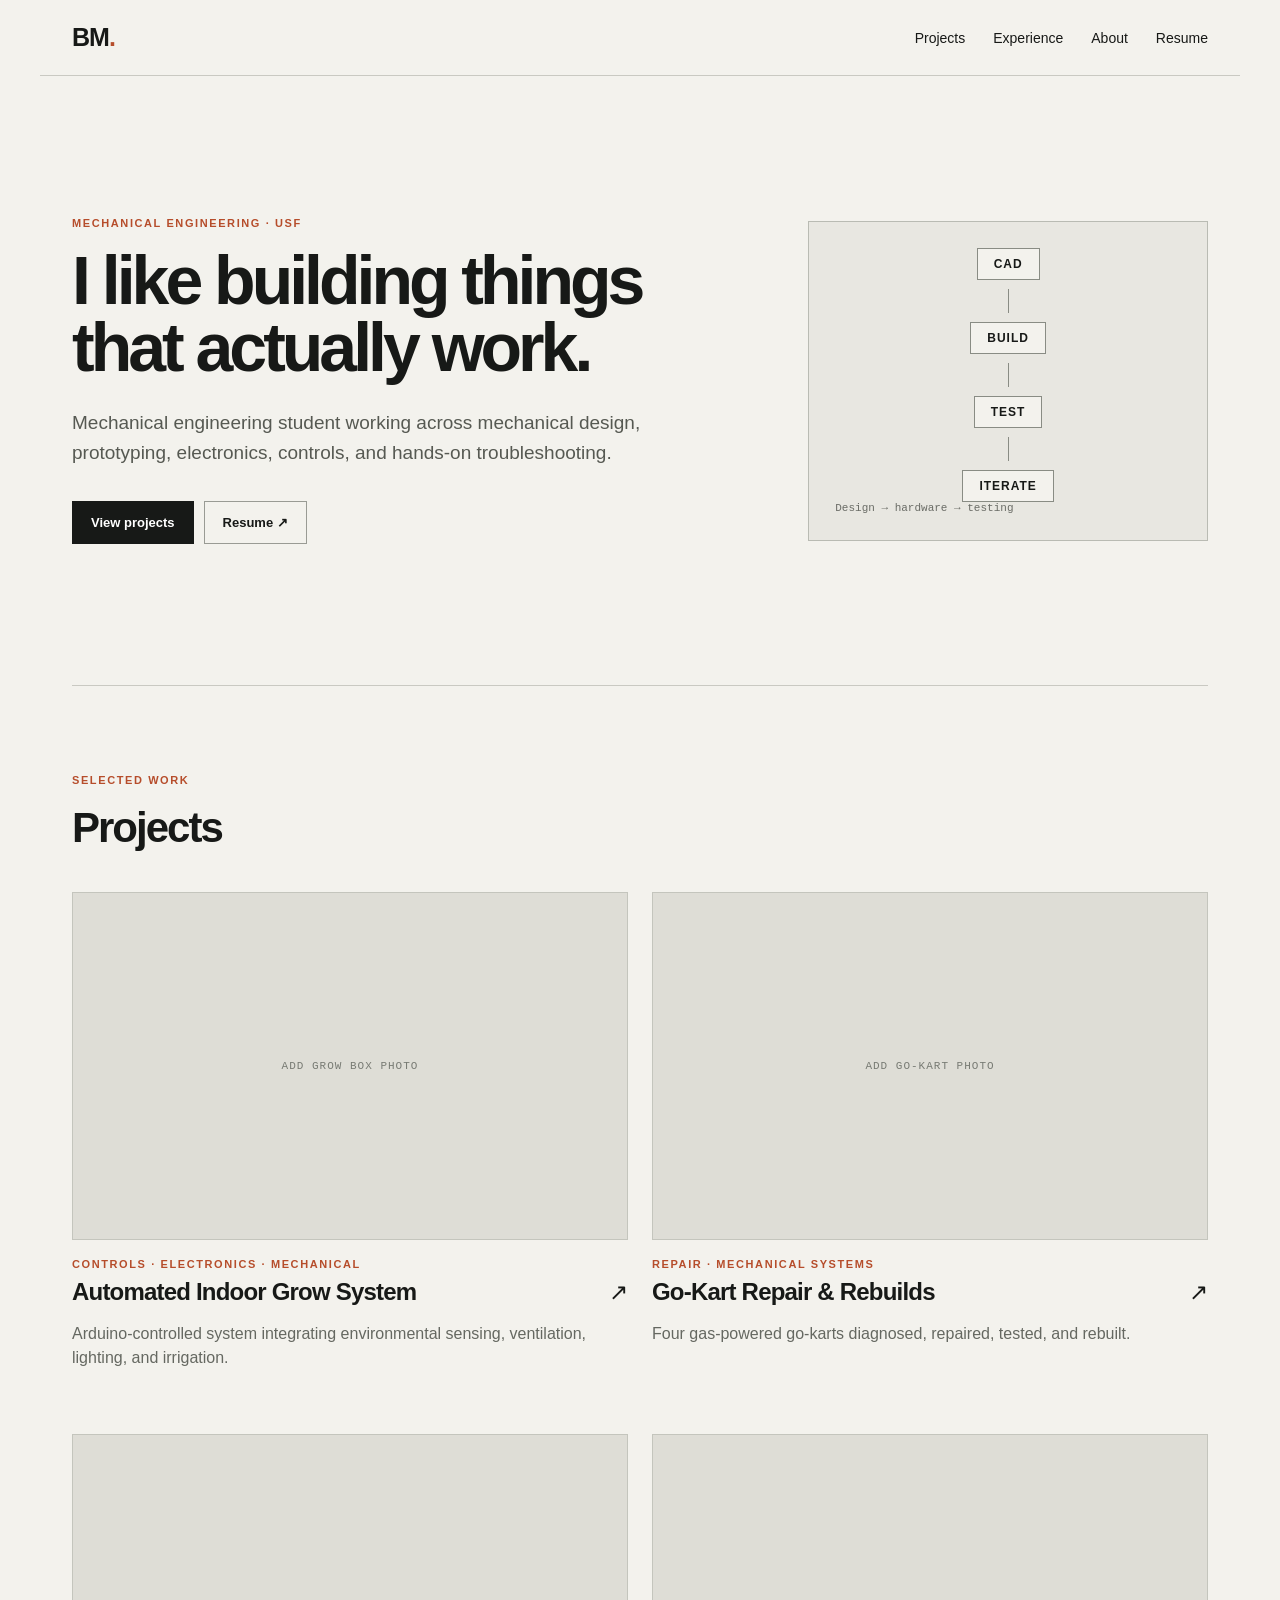
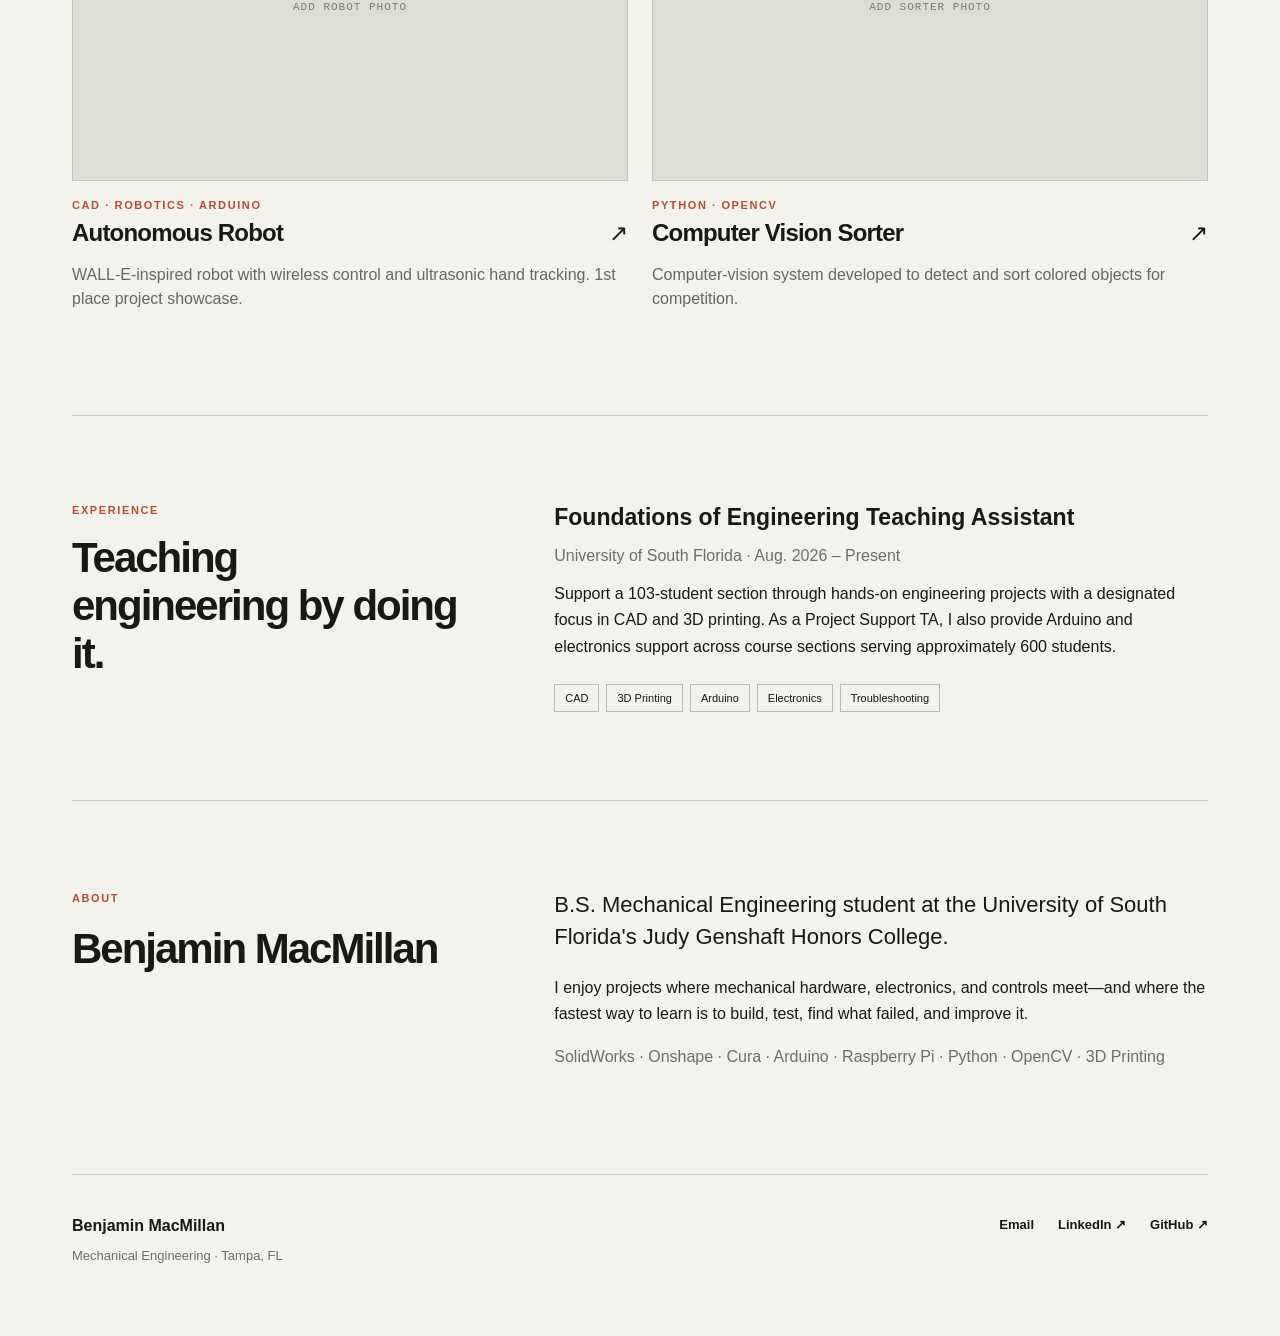
<file: index.html>
<!doctype html>
<html lang="en">
<head>
  <meta charset="utf-8">
  <meta name="viewport" content="width=device-width, initial-scale=1">
  <title>Benjamin MacMillan | Mechanical Engineering</title>
  <meta name="description" content="Mechanical engineering portfolio of Benjamin MacMillan.">
  <link rel="stylesheet" href="assets/style.css">
</head>
<body>
<header class="nav">
  <a class="brand" href="index.html">BM<span>.</span></a>
  <nav>
    <a href="#projects">Projects</a>
    <a href="#experience">Experience</a>
    <a href="#about">About</a>
    <a href="resume.pdf">Resume</a>
  </nav>
</header>

<main>
<section class="hero">
  <div>
    <p class="eyebrow">MECHANICAL ENGINEERING · USF</p>
    <h1>I like building things<br>that actually work.</h1>
    <p class="lede">Mechanical engineering student working across mechanical design, prototyping, electronics, controls, and hands-on troubleshooting.</p>
    <div class="actions">
      <a class="button primary" href="#projects">View projects</a>
      <a class="button" href="resume.pdf">Resume ↗</a>
    </div>
  </div>
  <div class="hero-card">
    <div class="diagram">
      <span>CAD</span><i></i><span>BUILD</span><i></i><span>TEST</span><i></i><span>ITERATE</span>
    </div>
    <p>Design → hardware → testing</p>
  </div>
</section>

<section id="projects" class="section">
  <div class="section-head"><p class="eyebrow">SELECTED WORK</p><h2>Projects</h2></div>
  <div class="project-grid">
    <a class="project featured" href="projects/grow-box.html">
      <div class="placeholder"><span>ADD GROW BOX PHOTO</span></div>
      <div class="project-copy"><div><p class="tag">CONTROLS · ELECTRONICS · MECHANICAL</p><h3>Automated Indoor Grow System</h3></div><span class="arrow">↗</span></div>
      <p>Arduino-controlled system integrating environmental sensing, ventilation, lighting, and irrigation.</p>
    </a>
    <a class="project" href="projects/go-karts.html">
      <div class="placeholder"><span>ADD GO-KART PHOTO</span></div>
      <div class="project-copy"><div><p class="tag">REPAIR · MECHANICAL SYSTEMS</p><h3>Go-Kart Repair & Rebuilds</h3></div><span class="arrow">↗</span></div>
      <p>Four gas-powered go-karts diagnosed, repaired, tested, and rebuilt.</p>
    </a>
    <a class="project" href="projects/robot.html">
      <div class="placeholder"><span>ADD ROBOT PHOTO</span></div>
      <div class="project-copy"><div><p class="tag">CAD · ROBOTICS · ARDUINO</p><h3>Autonomous Robot</h3></div><span class="arrow">↗</span></div>
      <p>WALL-E-inspired robot with wireless control and ultrasonic hand tracking. 1st place project showcase.</p>
    </a>
    <a class="project" href="projects/sorter.html">
      <div class="placeholder"><span>ADD SORTER PHOTO</span></div>
      <div class="project-copy"><div><p class="tag">PYTHON · OPENCV</p><h3>Computer Vision Sorter</h3></div><span class="arrow">↗</span></div>
      <p>Computer-vision system developed to detect and sort colored objects for competition.</p>
    </a>
  </div>
</section>

<section id="experience" class="section split">
  <div><p class="eyebrow">EXPERIENCE</p><h2>Teaching engineering by doing it.</h2></div>
  <div class="experience">
    <h3>Foundations of Engineering Teaching Assistant</h3>
    <p class="muted">University of South Florida · Aug. 2026 – Present</p>
    <p>Support a 103-student section through hands-on engineering projects with a designated focus in CAD and 3D printing. As a Project Support TA, I also provide Arduino and electronics support across course sections serving approximately 600 students.</p>
    <div class="chips"><span>CAD</span><span>3D Printing</span><span>Arduino</span><span>Electronics</span><span>Troubleshooting</span></div>
  </div>
</section>

<section id="about" class="section split about">
  <div><p class="eyebrow">ABOUT</p><h2>Benjamin MacMillan</h2></div>
  <div>
    <p class="big">B.S. Mechanical Engineering student at the University of South Florida's Judy Genshaft Honors College.</p>
    <p>I enjoy projects where mechanical hardware, electronics, and controls meet—and where the fastest way to learn is to build, test, find what failed, and improve it.</p>
    <p class="muted">SolidWorks · Onshape · Cura · Arduino · Raspberry Pi · Python · OpenCV · 3D Printing</p>
  </div>
</section>
</main>

<footer>
  <div><strong>Benjamin MacMillan</strong><p>Mechanical Engineering · Tampa, FL</p></div>
  <div class="footer-links"><a href="mailto:bmacmill06@gmail.com">Email</a><a href="https://www.linkedin.com/in/ben--macmillan">LinkedIn ↗</a><a href="https://github.com/benmacmillan-eng">GitHub ↗</a></div>
</footer>
</body>
</html>
</file>
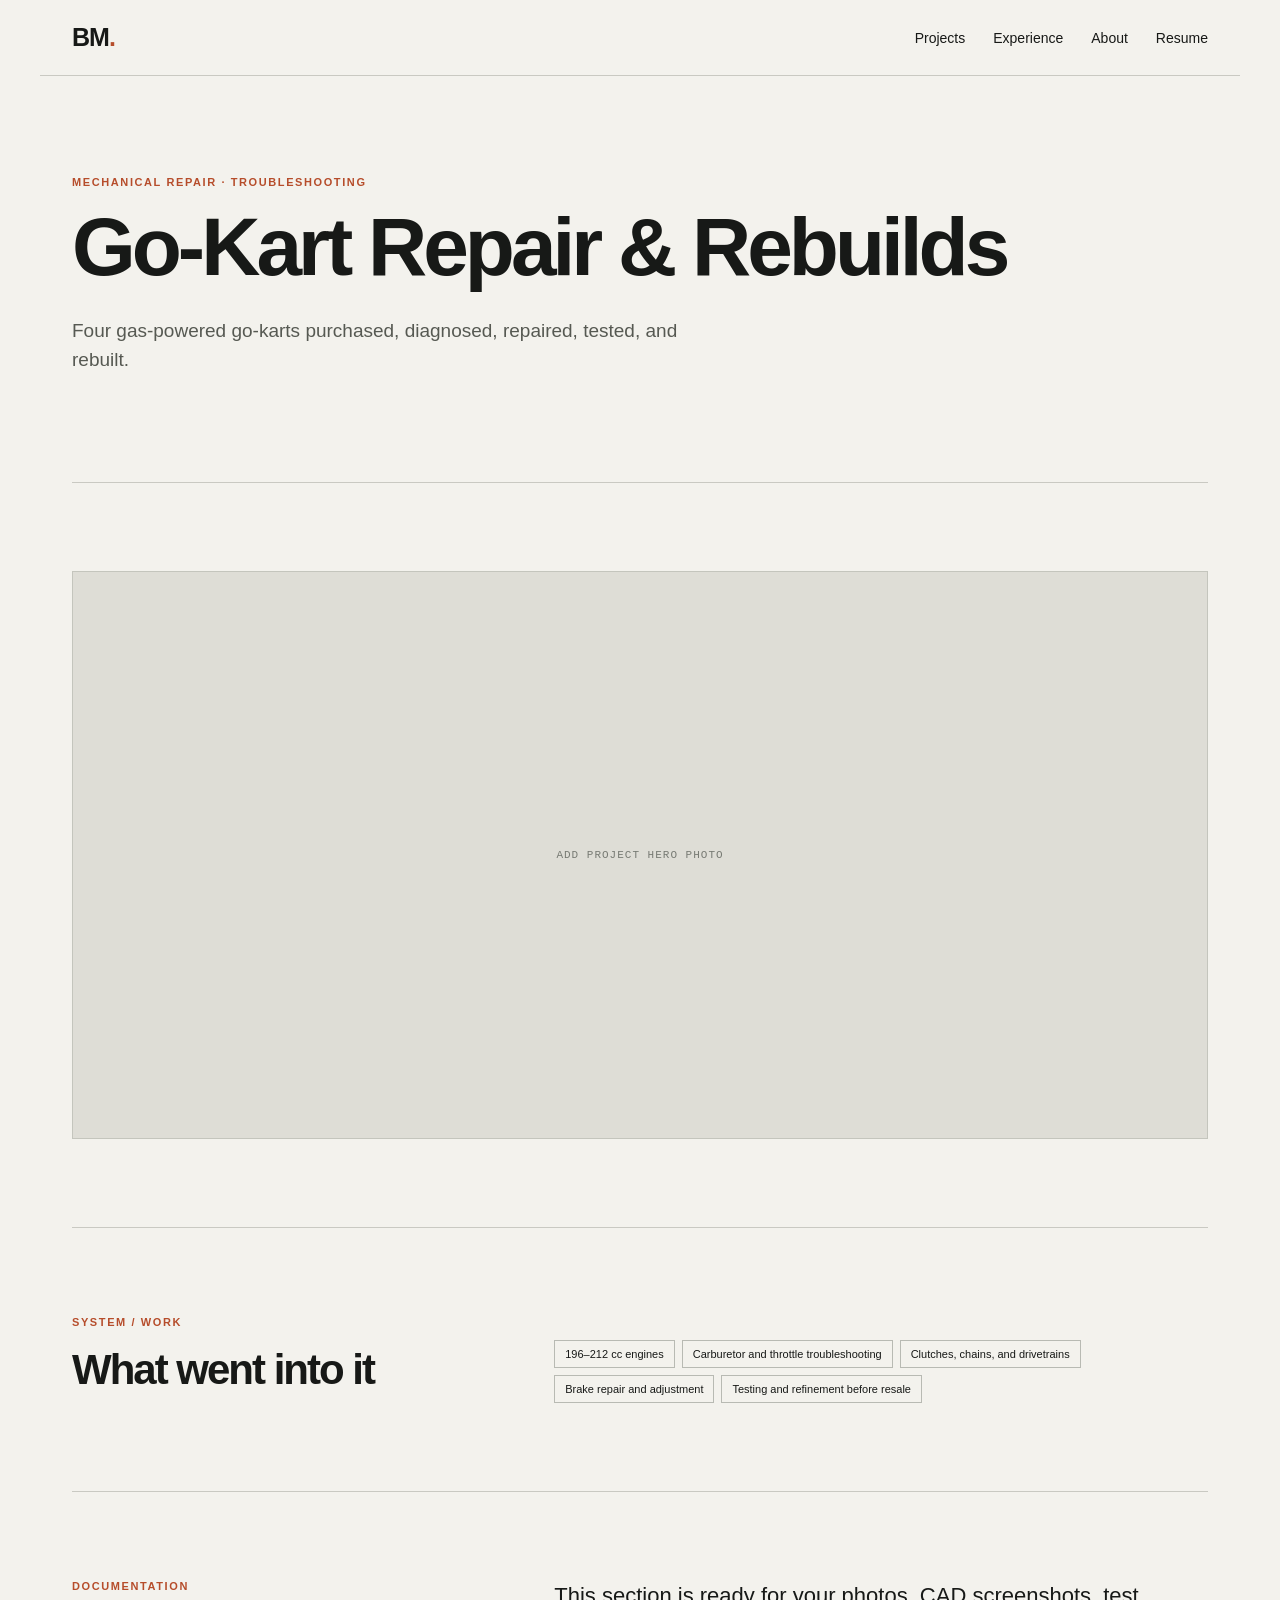
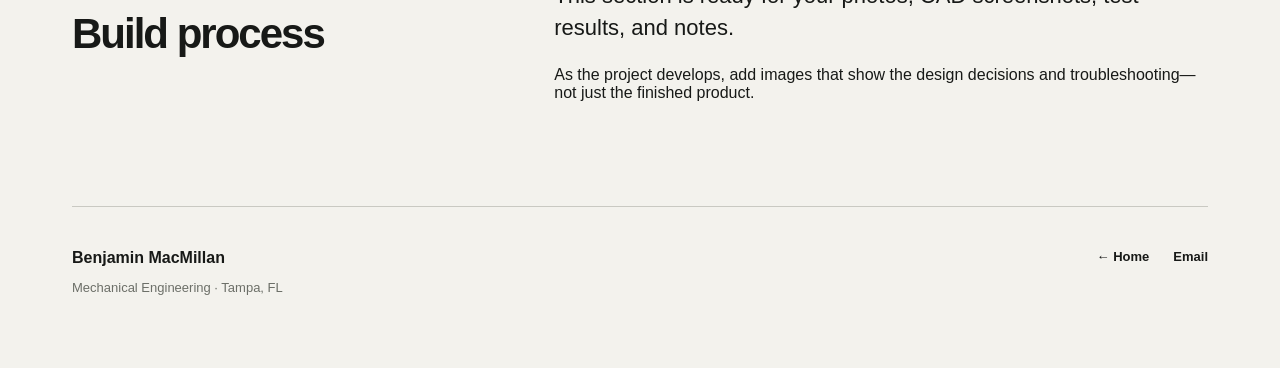
<file: projects/go-karts.html>
<!doctype html><html lang="en"><head><meta charset="utf-8"><meta name="viewport" content="width=device-width,initial-scale=1"><title>Go-Kart Repair & Rebuilds | Benjamin MacMillan</title><link rel="stylesheet" href="../assets/style.css"></head><body>
<header class="nav"><a class="brand" href="../index.html">BM<span>.</span></a><nav><a href="../index.html#projects">Projects</a><a href="../index.html#experience">Experience</a><a href="../index.html#about">About</a><a href="../resume.pdf">Resume</a></nav></header>
<main><section class="section" style="padding-top:100px"><p class="eyebrow">MECHANICAL REPAIR · TROUBLESHOOTING</p><h1 style="font-size:clamp(45px,7vw,82px);letter-spacing:-4px;line-height:1;margin:0 0 28px">Go-Kart Repair & Rebuilds</h1><p class="lede">Four gas-powered go-karts purchased, diagnosed, repaired, tested, and rebuilt.</p></section>
<section class="section"><div class="placeholder" style="aspect-ratio:16/8"><span>ADD PROJECT HERO PHOTO</span></div></section>
<section class="section split"><div><p class="eyebrow">SYSTEM / WORK</p><h2>What went into it</h2></div><div><div class="chips"><span>196–212 cc engines</span><span>Carburetor and throttle troubleshooting</span><span>Clutches, chains, and drivetrains</span><span>Brake repair and adjustment</span><span>Testing and refinement before resale</span></div></div></section>
<section class="section split"><div><p class="eyebrow">DOCUMENTATION</p><h2>Build process</h2></div><div><p class="big">This section is ready for your photos, CAD screenshots, test results, and notes.</p><p>As the project develops, add images that show the design decisions and troubleshooting—not just the finished product.</p></div></section>
</main><footer><div><strong>Benjamin MacMillan</strong><p>Mechanical Engineering · Tampa, FL</p></div><div class="footer-links"><a href="../index.html">← Home</a><a href="mailto:bmacmill06@gmail.com">Email</a></div></footer></body></html>
</file>
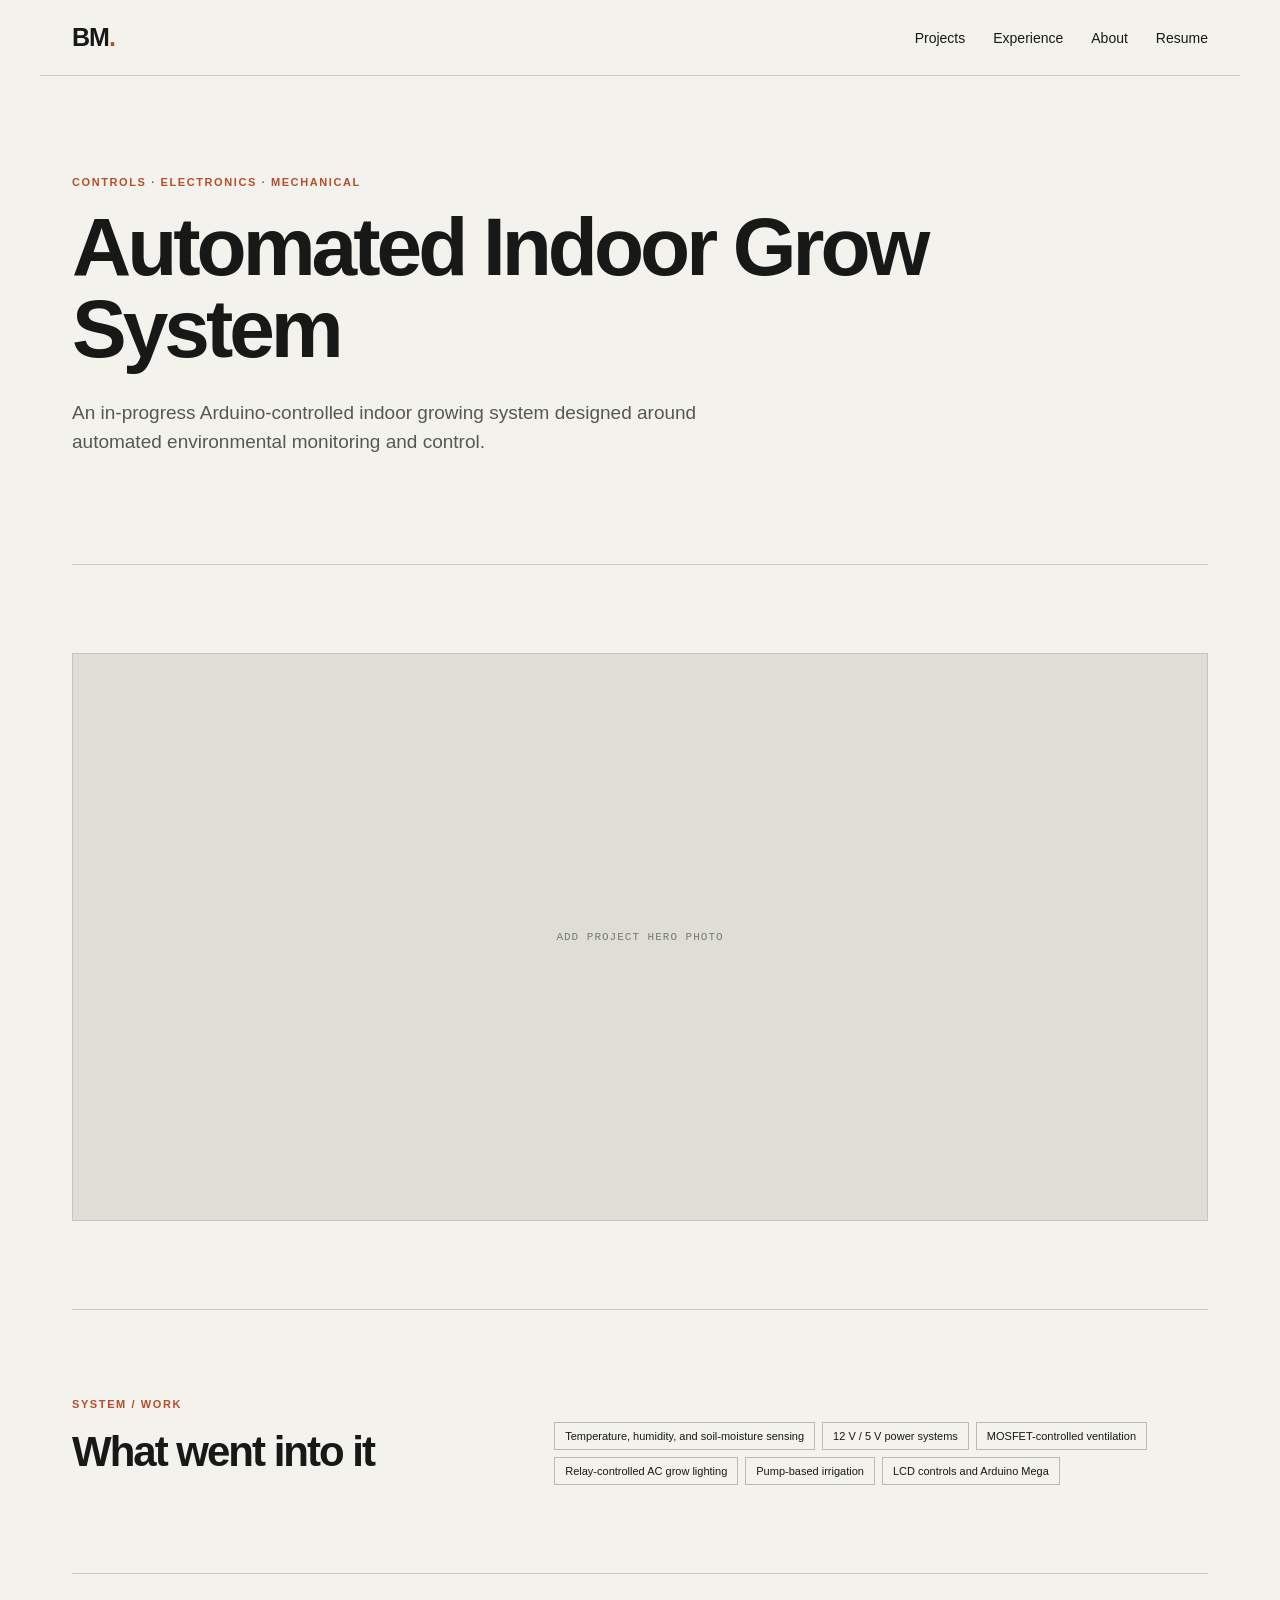
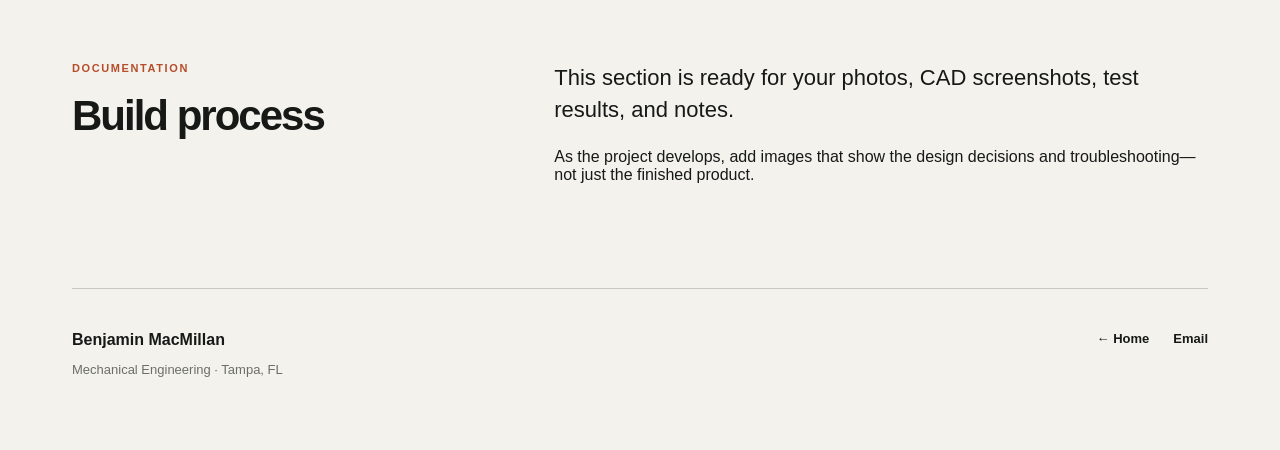
<file: projects/grow-box.html>
<!doctype html><html lang="en"><head><meta charset="utf-8"><meta name="viewport" content="width=device-width,initial-scale=1"><title>Automated Indoor Grow System | Benjamin MacMillan</title><link rel="stylesheet" href="../assets/style.css"></head><body>
<header class="nav"><a class="brand" href="../index.html">BM<span>.</span></a><nav><a href="../index.html#projects">Projects</a><a href="../index.html#experience">Experience</a><a href="../index.html#about">About</a><a href="../resume.pdf">Resume</a></nav></header>
<main><section class="section" style="padding-top:100px"><p class="eyebrow">CONTROLS · ELECTRONICS · MECHANICAL</p><h1 style="font-size:clamp(45px,7vw,82px);letter-spacing:-4px;line-height:1;margin:0 0 28px">Automated Indoor Grow System</h1><p class="lede">An in-progress Arduino-controlled indoor growing system designed around automated environmental monitoring and control.</p></section>
<section class="section"><div class="placeholder" style="aspect-ratio:16/8"><span>ADD PROJECT HERO PHOTO</span></div></section>
<section class="section split"><div><p class="eyebrow">SYSTEM / WORK</p><h2>What went into it</h2></div><div><div class="chips"><span>Temperature, humidity, and soil-moisture sensing</span><span>12 V / 5 V power systems</span><span>MOSFET-controlled ventilation</span><span>Relay-controlled AC grow lighting</span><span>Pump-based irrigation</span><span>LCD controls and Arduino Mega</span></div></div></section>
<section class="section split"><div><p class="eyebrow">DOCUMENTATION</p><h2>Build process</h2></div><div><p class="big">This section is ready for your photos, CAD screenshots, test results, and notes.</p><p>As the project develops, add images that show the design decisions and troubleshooting—not just the finished product.</p></div></section>
</main><footer><div><strong>Benjamin MacMillan</strong><p>Mechanical Engineering · Tampa, FL</p></div><div class="footer-links"><a href="../index.html">← Home</a><a href="mailto:bmacmill06@gmail.com">Email</a></div></footer></body></html>
</file>
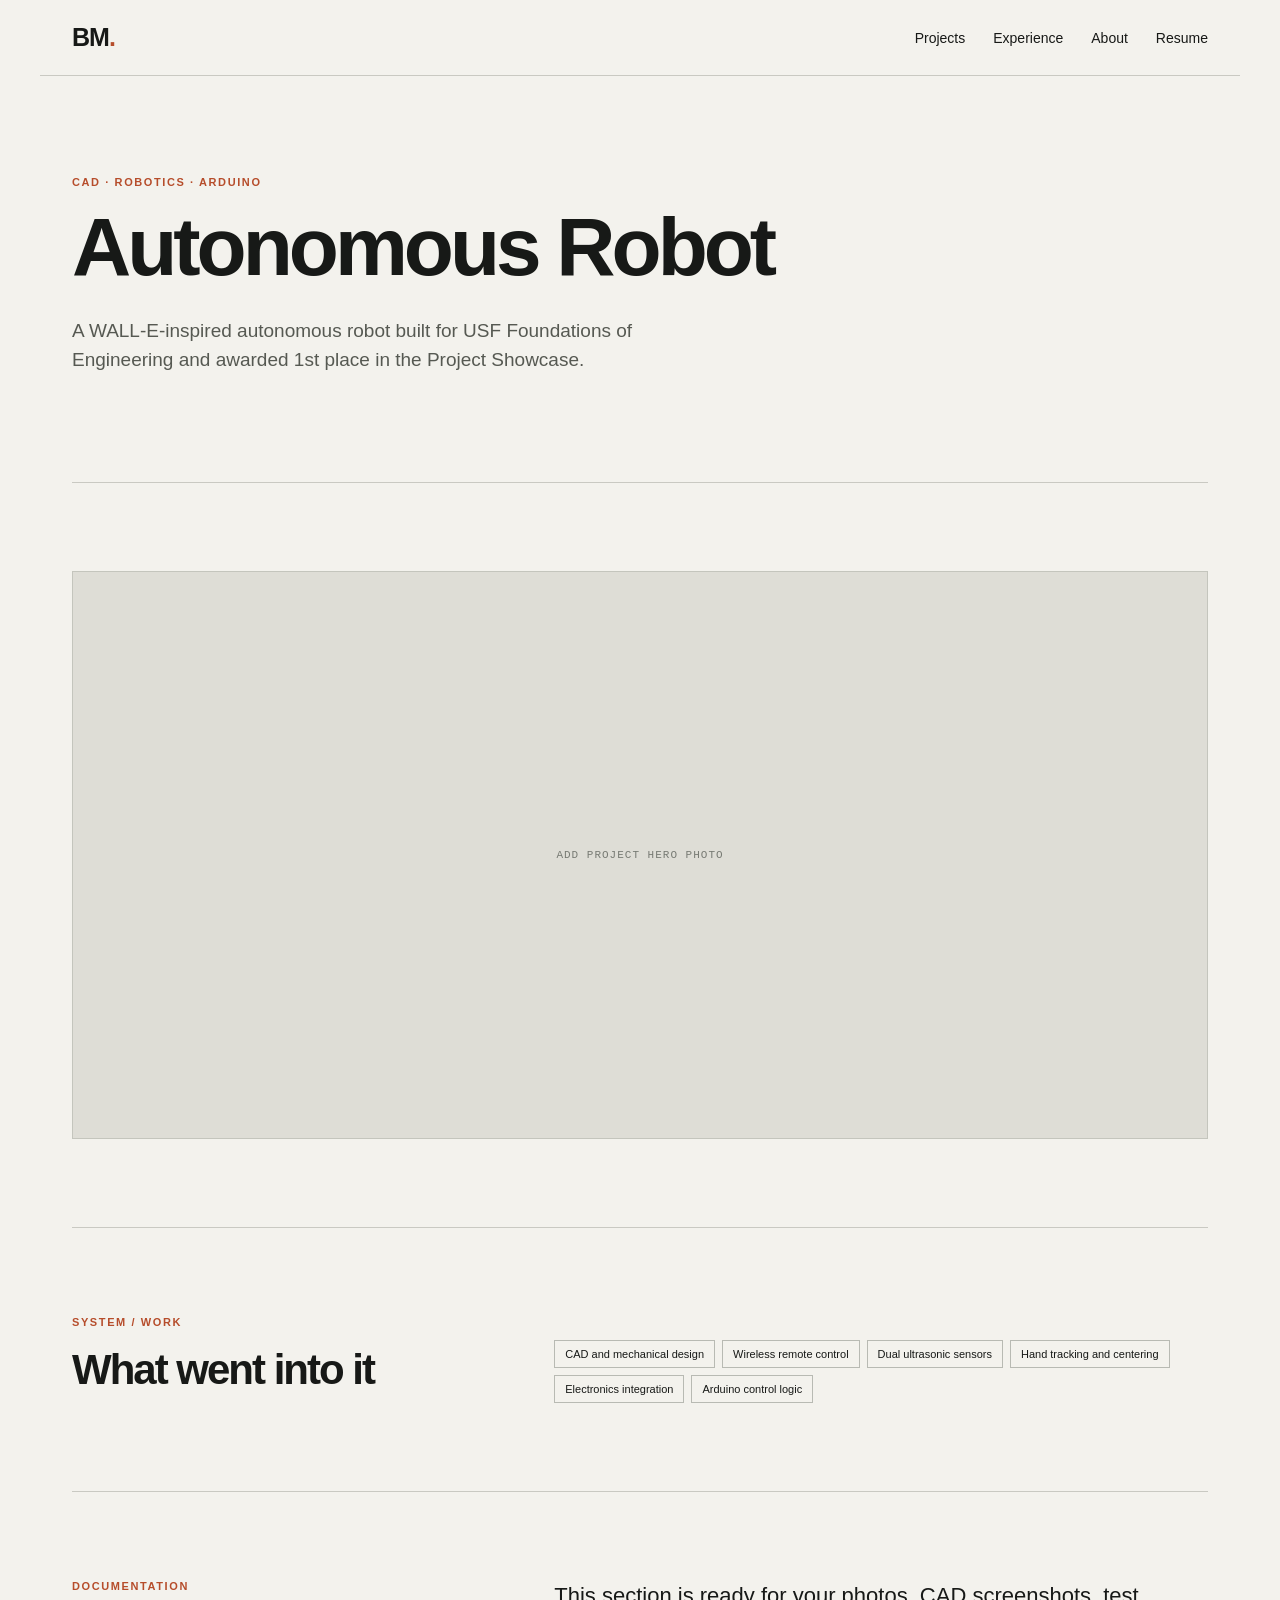
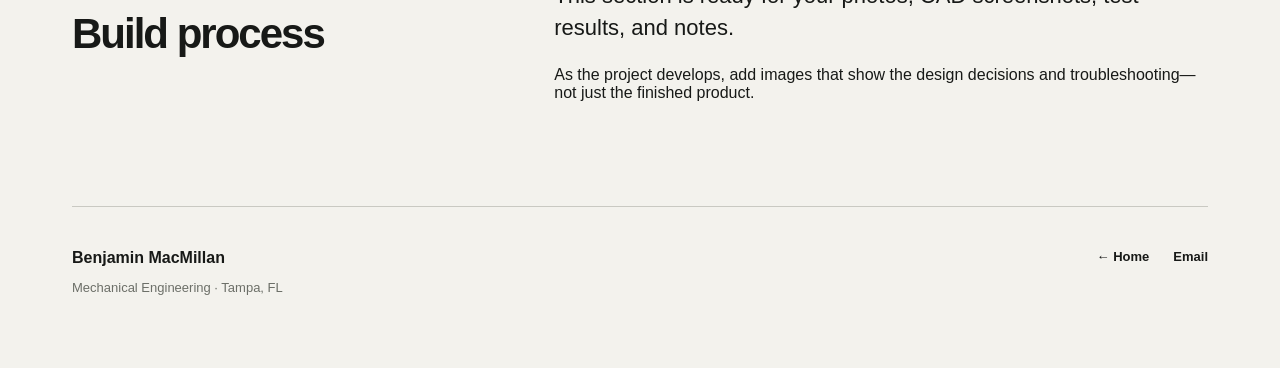
<file: projects/robot.html>
<!doctype html><html lang="en"><head><meta charset="utf-8"><meta name="viewport" content="width=device-width,initial-scale=1"><title>Autonomous Robot | Benjamin MacMillan</title><link rel="stylesheet" href="../assets/style.css"></head><body>
<header class="nav"><a class="brand" href="../index.html">BM<span>.</span></a><nav><a href="../index.html#projects">Projects</a><a href="../index.html#experience">Experience</a><a href="../index.html#about">About</a><a href="../resume.pdf">Resume</a></nav></header>
<main><section class="section" style="padding-top:100px"><p class="eyebrow">CAD · ROBOTICS · ARDUINO</p><h1 style="font-size:clamp(45px,7vw,82px);letter-spacing:-4px;line-height:1;margin:0 0 28px">Autonomous Robot</h1><p class="lede">A WALL-E-inspired autonomous robot built for USF Foundations of Engineering and awarded 1st place in the Project Showcase.</p></section>
<section class="section"><div class="placeholder" style="aspect-ratio:16/8"><span>ADD PROJECT HERO PHOTO</span></div></section>
<section class="section split"><div><p class="eyebrow">SYSTEM / WORK</p><h2>What went into it</h2></div><div><div class="chips"><span>CAD and mechanical design</span><span>Wireless remote control</span><span>Dual ultrasonic sensors</span><span>Hand tracking and centering</span><span>Electronics integration</span><span>Arduino control logic</span></div></div></section>
<section class="section split"><div><p class="eyebrow">DOCUMENTATION</p><h2>Build process</h2></div><div><p class="big">This section is ready for your photos, CAD screenshots, test results, and notes.</p><p>As the project develops, add images that show the design decisions and troubleshooting—not just the finished product.</p></div></section>
</main><footer><div><strong>Benjamin MacMillan</strong><p>Mechanical Engineering · Tampa, FL</p></div><div class="footer-links"><a href="../index.html">← Home</a><a href="mailto:bmacmill06@gmail.com">Email</a></div></footer></body></html>
</file>
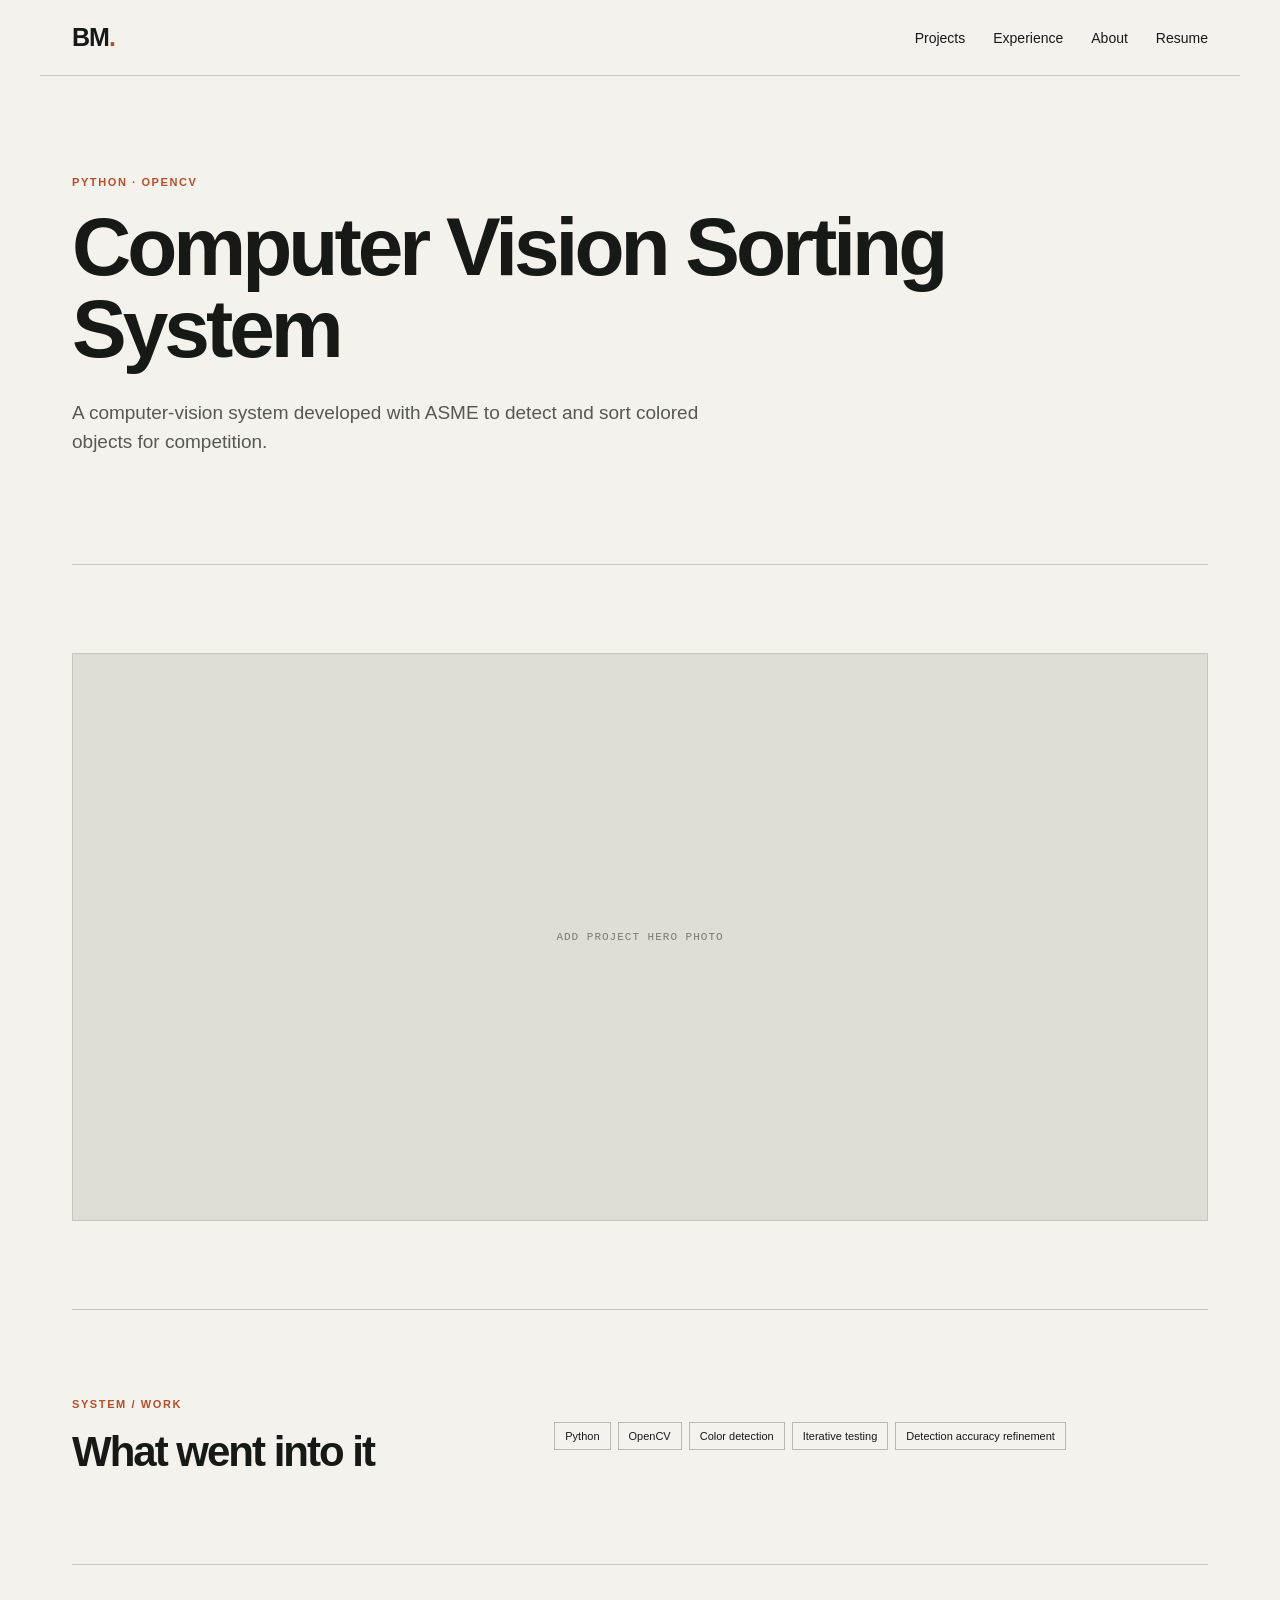
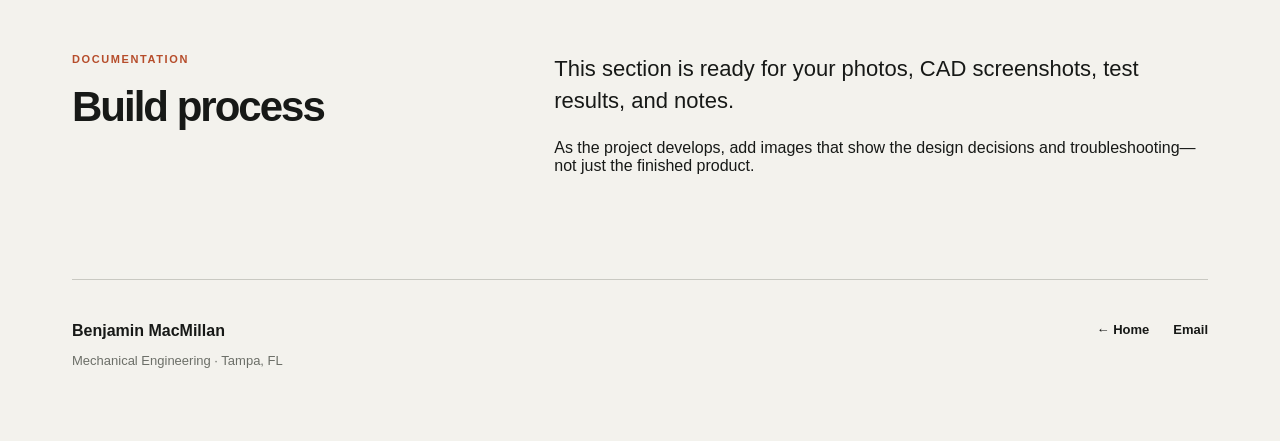
<file: projects/sorter.html>
<!doctype html><html lang="en"><head><meta charset="utf-8"><meta name="viewport" content="width=device-width,initial-scale=1"><title>Computer Vision Sorting System | Benjamin MacMillan</title><link rel="stylesheet" href="../assets/style.css"></head><body>
<header class="nav"><a class="brand" href="../index.html">BM<span>.</span></a><nav><a href="../index.html#projects">Projects</a><a href="../index.html#experience">Experience</a><a href="../index.html#about">About</a><a href="../resume.pdf">Resume</a></nav></header>
<main><section class="section" style="padding-top:100px"><p class="eyebrow">PYTHON · OPENCV</p><h1 style="font-size:clamp(45px,7vw,82px);letter-spacing:-4px;line-height:1;margin:0 0 28px">Computer Vision Sorting System</h1><p class="lede">A computer-vision system developed with ASME to detect and sort colored objects for competition.</p></section>
<section class="section"><div class="placeholder" style="aspect-ratio:16/8"><span>ADD PROJECT HERO PHOTO</span></div></section>
<section class="section split"><div><p class="eyebrow">SYSTEM / WORK</p><h2>What went into it</h2></div><div><div class="chips"><span>Python</span><span>OpenCV</span><span>Color detection</span><span>Iterative testing</span><span>Detection accuracy refinement</span></div></div></section>
<section class="section split"><div><p class="eyebrow">DOCUMENTATION</p><h2>Build process</h2></div><div><p class="big">This section is ready for your photos, CAD screenshots, test results, and notes.</p><p>As the project develops, add images that show the design decisions and troubleshooting—not just the finished product.</p></div></section>
</main><footer><div><strong>Benjamin MacMillan</strong><p>Mechanical Engineering · Tampa, FL</p></div><div class="footer-links"><a href="../index.html">← Home</a><a href="mailto:bmacmill06@gmail.com">Email</a></div></footer></body></html>
</file>
<file: assets/style.css>
*{box-sizing:border-box}html{scroll-behavior:smooth}body{margin:0;background:#f3f2ed;color:#171917;font-family:Arial,Helvetica,sans-serif}a{color:inherit;text-decoration:none}.nav{height:76px;display:flex;align-items:center;justify-content:space-between;max-width:1200px;margin:auto;padding:0 32px;border-bottom:1px solid #c9c9c2}.brand{font-size:25px;font-weight:800;letter-spacing:-1px}.brand span,.eyebrow,.tag{color:#b64d2b}.nav nav{display:flex;gap:28px;font-size:14px}.nav nav a:hover{opacity:.55}main{max-width:1200px;margin:auto;padding:0 32px}.hero{min-height:610px;display:grid;grid-template-columns:1.25fr .75fr;gap:70px;align-items:center;border-bottom:1px solid #c9c9c2}.eyebrow,.tag{font-size:11px;font-weight:800;letter-spacing:1.6px;margin:0 0 18px}.hero h1{font-size:68px;line-height:.98;letter-spacing:-4px;margin:0 0 28px;max-width:780px}.lede{font-size:19px;line-height:1.55;max-width:650px;color:#565952}.actions{display:flex;gap:10px;margin-top:34px}.button{padding:13px 18px;border:1px solid #999b94;font-weight:700;font-size:13px}.primary{background:#171917;color:#fff;border-color:#171917}.hero-card{border:1px solid #b9bbb3;background:#e8e7e1;padding:26px}.diagram{min-height:240px;display:flex;flex-direction:column;justify-content:center;align-items:center;gap:9px}.diagram span{font-size:12px;font-weight:800;letter-spacing:1px;border:1px solid #898c84;padding:8px 16px;background:#f3f2ed}.diagram i{display:block;height:24px;border-left:1px solid #898c84}.hero-card p{font-family:monospace;font-size:11px;color:#6a6c66;margin:0}.section{padding:88px 0;border-bottom:1px solid #c9c9c2}.section-head{margin-bottom:40px}.section h2{font-size:42px;letter-spacing:-2px;margin:0}.project-grid{display:grid;grid-template-columns:1fr 1fr;gap:48px 24px}.project{display:block}.placeholder{aspect-ratio:16/10;background:#deddd6;border:1px solid #c4c5bd;display:grid;place-items:center;overflow:hidden}.placeholder span{font:11px monospace;letter-spacing:1px;color:#777a73}.project:hover .placeholder{background:#d5d4cd}.project-copy{display:flex;justify-content:space-between;align-items:end;margin-top:18px;gap:20px}.project-copy .tag{margin-bottom:8px}.project h3{font-size:24px;letter-spacing:-.8px;margin:0}.project>p{color:#656861;line-height:1.5;max-width:560px}.arrow{font-size:23px}.split{display:grid;grid-template-columns:.75fr 1.25fr;gap:90px}.split h2{max-width:390px}.experience h3{font-size:23px;margin:0 0 7px}.muted{color:#6c6f68}.experience>p:not(.muted),.about p{line-height:1.65}.chips{display:flex;flex-wrap:wrap;gap:7px;margin-top:24px}.chips span{font-size:11px;border:1px solid #b8bab3;padding:7px 10px}.big{font-size:22px!important;line-height:1.45!important;margin-top:0}footer{max-width:1200px;margin:auto;padding:42px 32px 60px;display:flex;justify-content:space-between;align-items:start}footer p{font-size:13px;color:#6c6f68}.footer-links{display:flex;gap:24px;font-size:13px;font-weight:700}@media(max-width:760px){.nav{padding:0 18px}.nav nav a:nth-child(2),.nav nav a:nth-child(3){display:none}main{padding:0 18px}.hero{grid-template-columns:1fr;padding:80px 0;gap:40px;min-height:auto}.hero h1{font-size:48px;letter-spacing:-3px}.hero-card{display:none}.section{padding:62px 0}.project-grid,.split{grid-template-columns:1fr;gap:38px}.section h2{font-size:36px}.project h3{font-size:21px}footer{padding:35px 18px;flex-direction:column;gap:20px}.footer-links{flex-wrap:wrap}}
</file>
